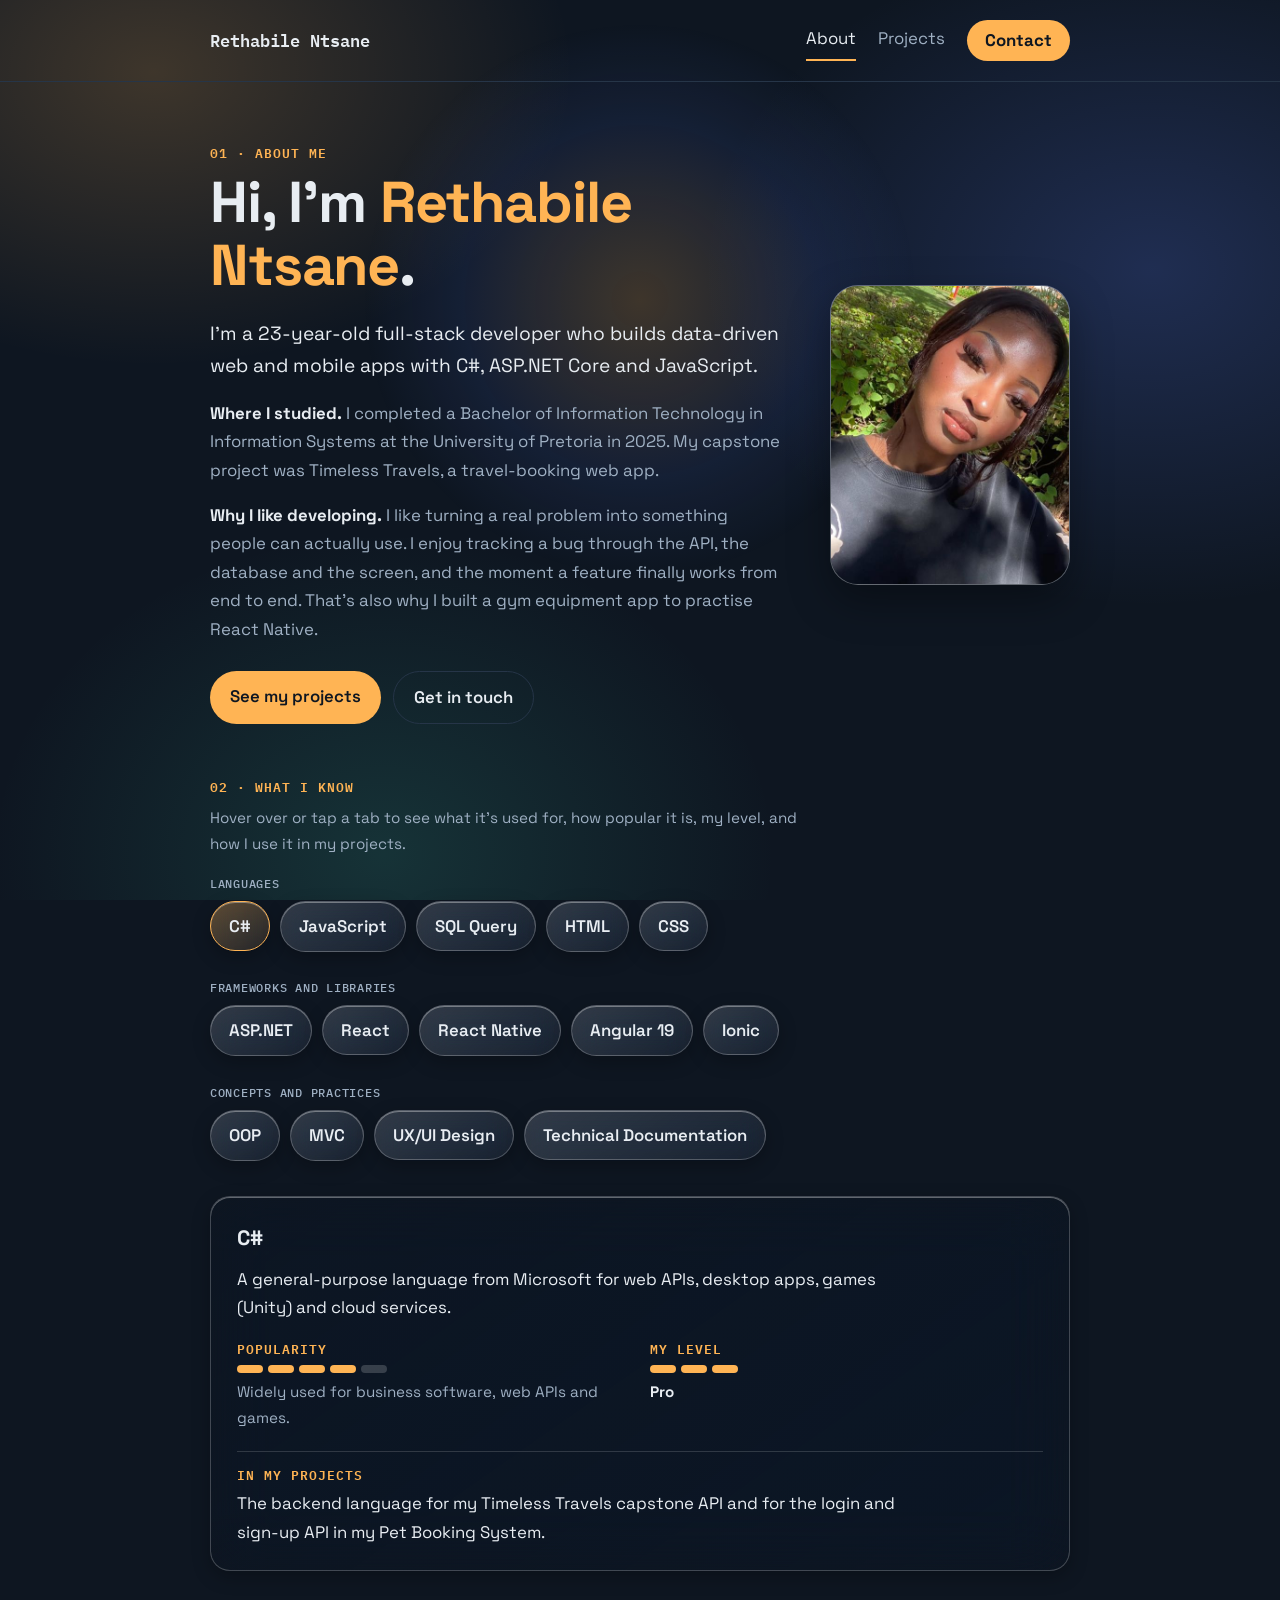
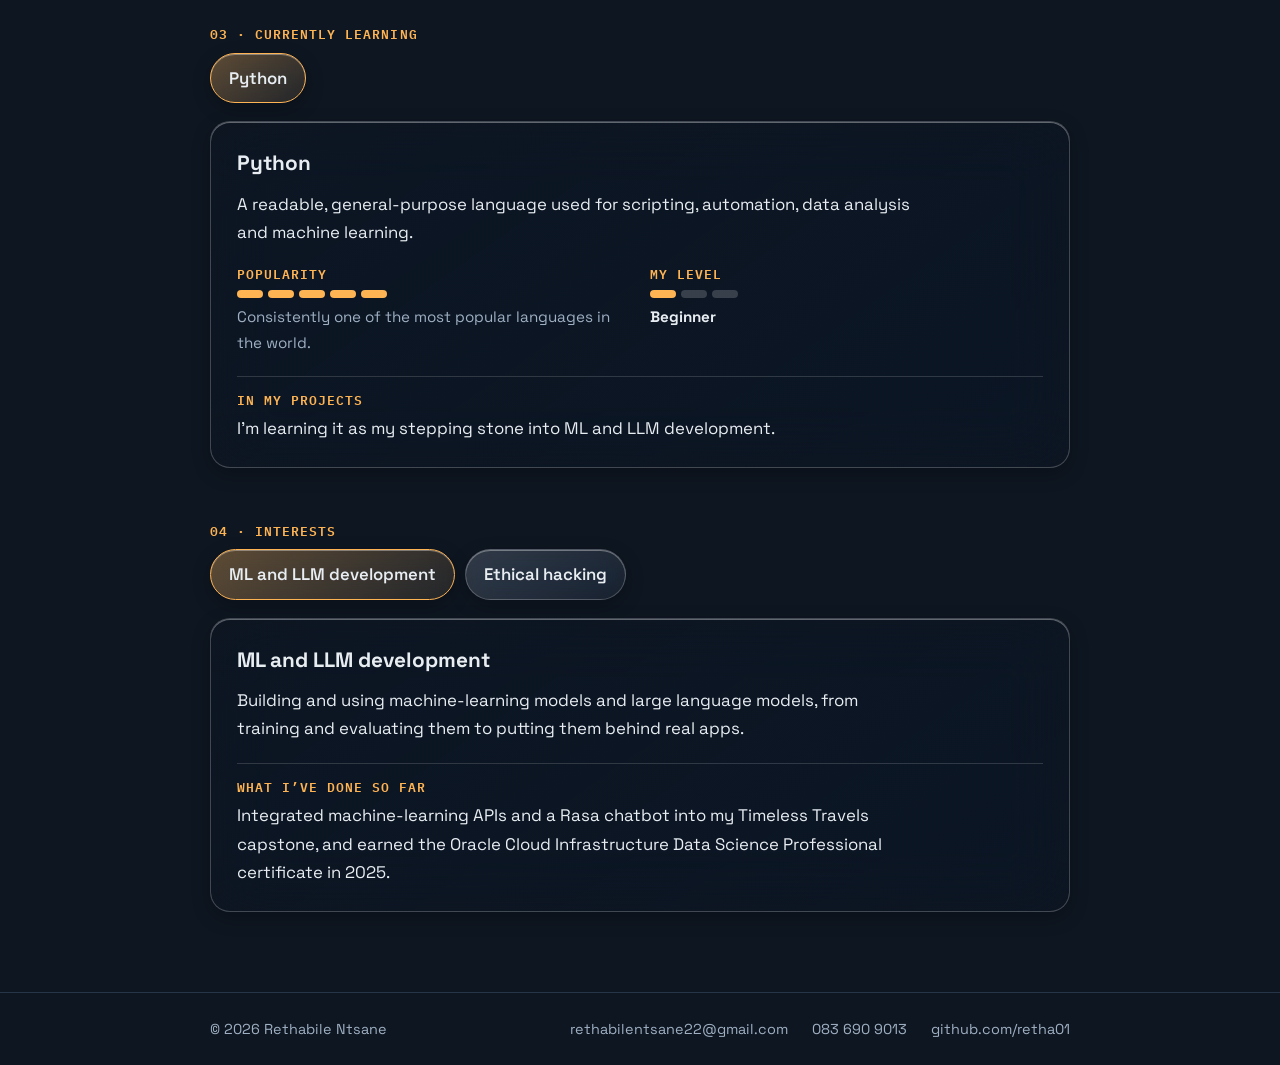
<file: index.html>
<!DOCTYPE html>
<html lang="en">
<head>
<meta charset="utf-8">
<meta name="viewport" content="width=device-width, initial-scale=1">
<link rel="preconnect" href="https://fonts.googleapis.com">
<link rel="preconnect" href="https://fonts.gstatic.com" crossorigin>
<link href="https://fonts.googleapis.com/css2?family=IBM+Plex+Mono:wght@500;600&family=Space+Grotesk:wght@400;500;700&display=swap" rel="stylesheet">
<link rel="stylesheet" href="style.css">
<script src="site.js" defer></script>
<title>Rethabile Ntsane · Full-stack developer</title>
<meta name="description" content="Portfolio of Rethabile Ntsane, a full-stack developer working with C#, ASP.NET Core, JavaScript and React.">
</head>
<body>
<header>
  <div class="wrap">
    <a class="logo" href="index.html">Rethabile Ntsane</a>
    <nav aria-label="Main">
      <a href="index.html" aria-current="page">About</a>
      <a href="projects.html">Projects</a>
      <a href="contact.html" class="nav-cta">Contact</a>
    </nav>
  </div>
</header>
<main>
  <div class="wrap">
    <section class="hero" aria-labelledby="about">
      <div class="hero-text">
        <span class="label" id="about">01 · About me</span>
        <h1>Hi, I’m <em>Rethabile Ntsane</em>.</h1>
        <p class="lead">I’m a 23-year-old full-stack developer who builds data-driven web and mobile apps with C#, ASP.NET Core and JavaScript.</p>
        <p><strong>Where I studied.</strong> I completed a Bachelor of Information Technology in Information Systems at the University of Pretoria in 2025. My capstone project was Timeless Travels, a travel-booking web app.</p>
        <p><strong>Why I like developing.</strong> I like turning a real problem into something people can actually use. I enjoy tracking a bug through the API, the database and the screen, and the moment a feature finally works from end to end. That’s also why I built a gym equipment app to practise React Native. <!-- EDIT: rewrite this in your own words --></p>
        <div class="actions">
          <a class="btn" href="projects.html">See my projects</a>
          <a class="btn ghost" href="contact.html">Get in touch</a>
        </div>
      </div>
      <div class="photo">
        <!-- Add your photo as assets/profile.jpg -->
        <img src="assets/images/image.png" alt="Photo of Rethabile Ntsane" onerror="this.replaceWith(Object.assign(document.createElement('span'),{textContent:'RN'}))">
      </div>
    </section>

    <section class="section" aria-labelledby="skills">
      <span class="label" id="skills">02 · What I know</span>
      <p class="muted-note">Hover over or tap a tab to see what it’s used for, how popular it is, my level, and how I use it in my projects.</p>
      <div id="skills-tabs">
        <div class="tab-list" role="tablist" aria-label="Languages, frameworks and practices"></div>
        <div class="detail" id="skills-detail" role="tabpanel" aria-live="polite"></div>
      </div>
    </section>

    <section class="section" aria-labelledby="learning">
      <span class="label" id="learning">03 · Currently learning</span>
      <div id="learning-tabs">
        <div class="tab-list" role="tablist" aria-label="Languages I’m learning"></div>
        <div class="detail" id="learning-detail" role="tabpanel" aria-live="polite"></div>
      </div>
    </section>

    <section class="section" aria-labelledby="interests">
      <span class="label" id="interests">04 · Interests</span>
      <div id="interests-tabs">
        <div class="tab-list" role="tablist" aria-label="My interests"></div>
        <div class="detail" id="interests-detail" role="tabpanel" aria-live="polite"></div>
      </div>
    </section>
  </div>
</main>
<footer>
  <div class="wrap footer-grid">
    <p>© 2026 Rethabile Ntsane</p>
    <ul class="footer-links">
      <li><a href="mailto:rethabilentsane22@gmail.com">rethabilentsane22@gmail.com</a></li>
      <li><a href="tel:+27836909013">083 690 9013</a></li>
      <li><a href="https://github.com/retha01" target="_blank" rel="noopener">github.com/retha01</a></li>
    </ul>
  </div>
</footer>
</body>
</html>
</file>
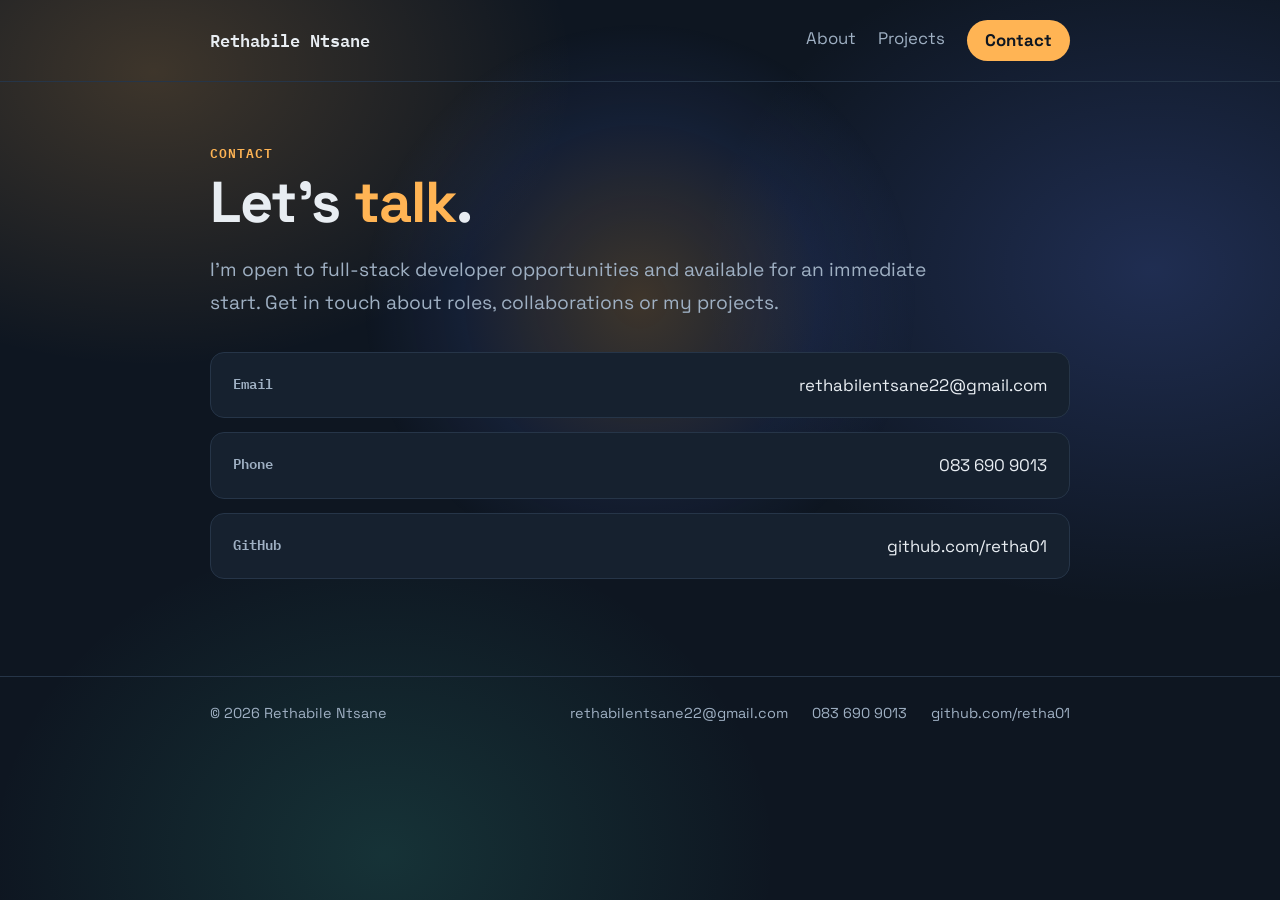
<file: contact.html>
<!DOCTYPE html>
<html lang="en">
<head>
<meta charset="utf-8">
<meta name="viewport" content="width=device-width, initial-scale=1">
<link rel="preconnect" href="https://fonts.googleapis.com">
<link rel="preconnect" href="https://fonts.gstatic.com" crossorigin>
<link href="https://fonts.googleapis.com/css2?family=IBM+Plex+Mono:wght@500;600&family=Space+Grotesk:wght@400;500;700&display=swap" rel="stylesheet">
<link rel="stylesheet" href="style.css">
<script src="site.js" defer></script>
<title>Contact · Rethabile Ntsane</title>
<meta name="description" content="Contact Rethabile Ntsane by email, phone or GitHub.">
</head>
<body>
<header>
  <div class="wrap">
    <a class="logo" href="index.html">Rethabile Ntsane</a>
    <nav aria-label="Main">
      <a href="index.html">About</a>
      <a href="projects.html">Projects</a>
      <a href="contact.html" class="nav-cta" aria-current="page">Contact</a>
    </nav>
  </div>
</header>
<main>
  <div class="wrap">
    <span class="label">Contact</span>
    <h1>Let’s <em>talk</em>.</h1>
    <p class="lead">I’m open to full-stack developer opportunities and available for an immediate start. Get in touch about roles, collaborations or my projects.</p>
    <ul class="links">
      <li><a href="mailto:rethabilentsane22@gmail.com"><span>Email</span><span>rethabilentsane22@gmail.com</span></a></li>
      <li><a href="tel:+27836909013"><span>Phone</span><span>083 690 9013</span></a></li>
      <li><a href="https://github.com/retha01" target="_blank" rel="noopener"><span>GitHub</span><span>github.com/retha01</span></a></li>
    </ul>
  </div>
</main>
<footer>
  <div class="wrap footer-grid">
    <p>© 2026 Rethabile Ntsane</p>
    <ul class="footer-links">
      <li><a href="mailto:rethabilentsane22@gmail.com">rethabilentsane22@gmail.com</a></li>
      <li><a href="tel:+27836909013">083 690 9013</a></li>
      <li><a href="https://github.com/retha01" target="_blank" rel="noopener">github.com/retha01</a></li>
    </ul>
  </div>
</footer>
</body>
</html>
</file>
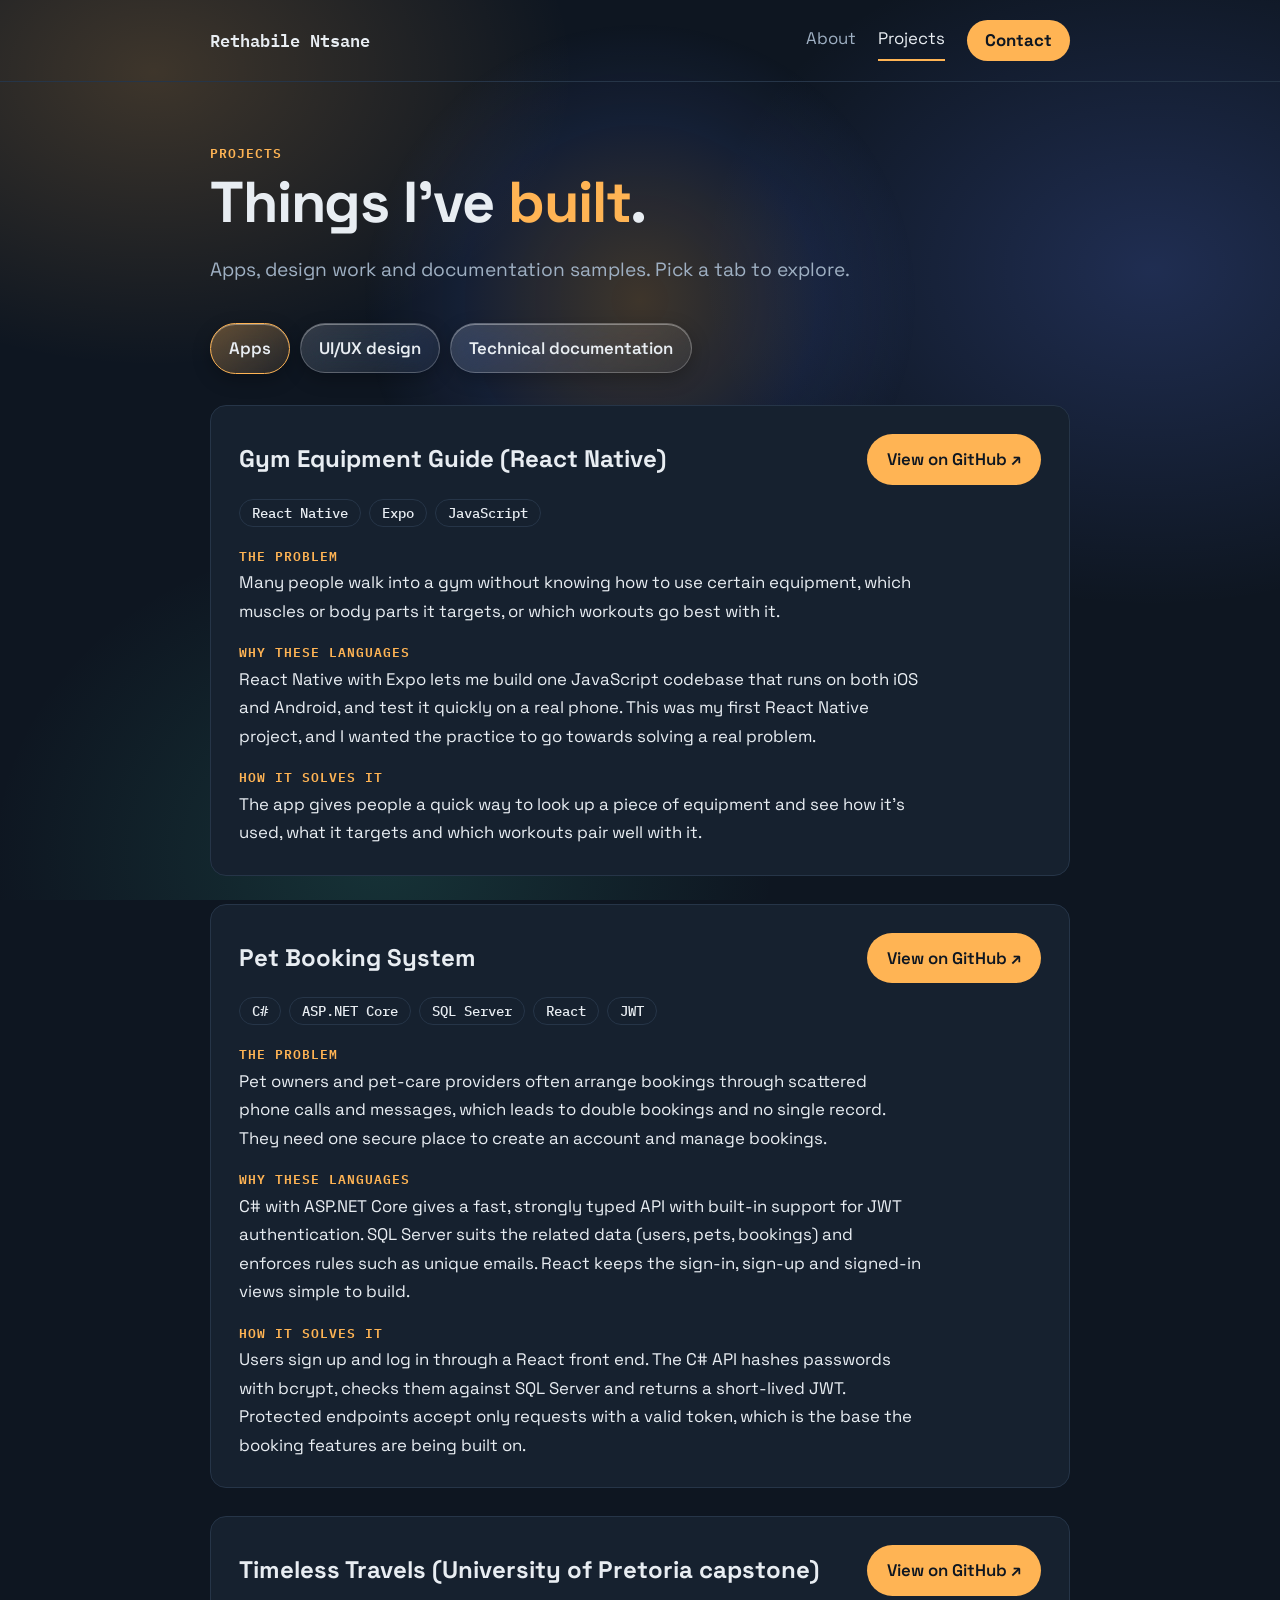
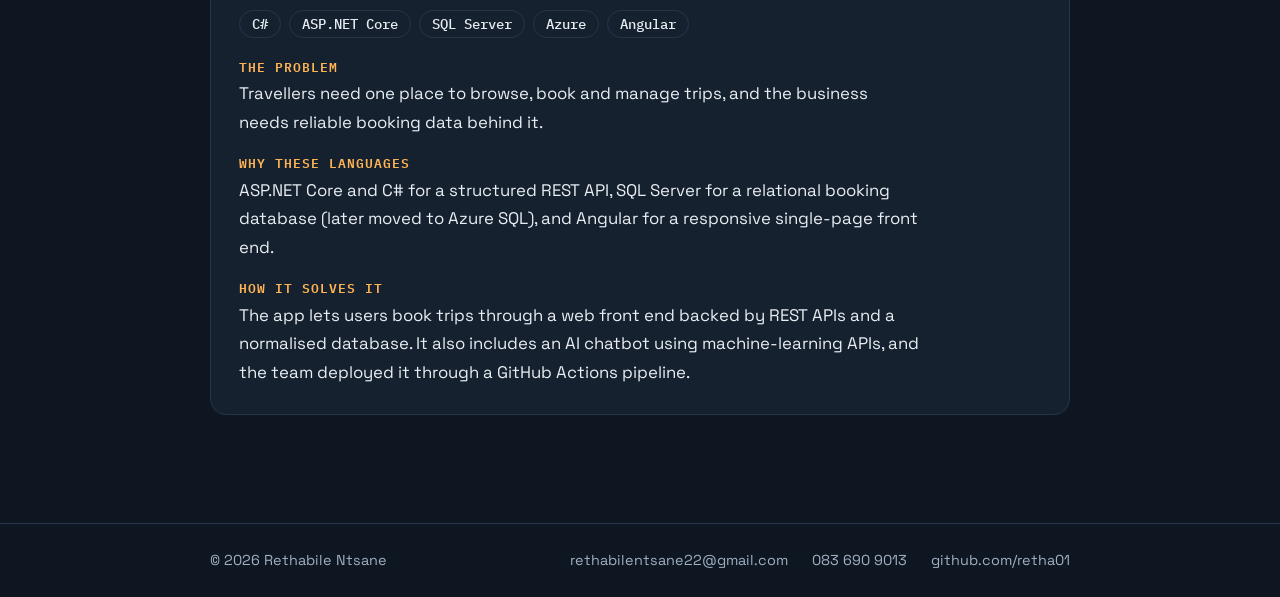
<file: projects.html>
<!DOCTYPE html>
<html lang="en">
<head>
<meta charset="utf-8">
<meta name="viewport" content="width=device-width, initial-scale=1">
<link rel="preconnect" href="https://fonts.googleapis.com">
<link rel="preconnect" href="https://fonts.gstatic.com" crossorigin>
<link href="https://fonts.googleapis.com/css2?family=IBM+Plex+Mono:wght@500;600&family=Space+Grotesk:wght@400;500;700&display=swap" rel="stylesheet">
<link rel="stylesheet" href="style.css">
<script src="site.js" defer></script>
<title>Projects · Rethabile Ntsane</title>
<meta name="description" content="Apps, UI/UX design and technical documentation by Rethabile Ntsane.">
</head>
<body>
<header>
  <div class="wrap">
    <a class="logo" href="index.html">Rethabile Ntsane</a>
    <nav aria-label="Main">
      <a href="index.html">About</a>
      <a href="projects.html" aria-current="page">Projects</a>
      <a href="contact.html" class="nav-cta">Contact</a>
    </nav>
  </div>
</header>
<main>
  <div class="wrap">
    <span class="label">Projects</span>
    <h1>Things I’ve <em>built</em>.</h1>
    <p class="lead">Apps, design work and documentation samples. Pick a tab to explore.</p>

    <div class="page-tabs" role="tablist" aria-label="Project types">
      <button type="button" role="tab" class="tab" id="pt-apps" data-page-tab="apps" aria-controls="panel-apps" aria-selected="true">Apps</button>
      <button type="button" role="tab" class="tab" id="pt-uiux" data-page-tab="uiux" aria-controls="panel-uiux" aria-selected="false" tabindex="-1">UI/UX design</button>
      <button type="button" role="tab" class="tab" id="pt-docs" data-page-tab="docs" aria-controls="panel-docs" aria-selected="false" tabindex="-1">Technical documentation</button>
    </div>

    <section id="panel-apps" role="tabpanel" aria-labelledby="pt-apps" data-panel="apps">
      <article class="card">
        <div class="card-head">
          <h2>Gym Equipment Guide (React Native)</h2>
          <a class="btn" href="https://github.com/retha01/WorkoutAppReactNative" target="_blank" rel="noopener">View on GitHub ↗</a>
        </div>
        <ul class="chips"><li>React Native</li><li>Expo</li><li>JavaScript</li></ul>
        <h3>The problem</h3>
        <p>Many people walk into a gym without knowing how to use certain equipment, which muscles or body parts it targets, or which workouts go best with it.</p>
        <h3>Why these languages</h3>
        <p>React Native with Expo lets me build one JavaScript codebase that runs on both iOS and Android, and test it quickly on a real phone. This was my first React Native project, and I wanted the practice to go towards solving a real problem.</p>
        <h3>How it solves it</h3>
        <p>The app gives people a quick way to look up a piece of equipment and see how it’s used, what it targets and which workouts pair well with it. <!-- EDIT: describe the actual screens and features --></p>
      </article>
      <article class="card">
        <div class="card-head">
          <h2>Pet Booking System</h2>
          <a class="btn" href="https://github.com/retha01/YOUR-REPO" target="_blank" rel="noopener">View on GitHub ↗</a>
        </div>
        <ul class="chips"><li>C#</li><li>ASP.NET Core</li><li>SQL Server</li><li>React</li><li>JWT</li></ul>
        <h3>The problem</h3>
        <p>Pet owners and pet-care providers often arrange bookings through scattered phone calls and messages, which leads to double bookings and no single record. They need one secure place to create an account and manage bookings.</p>
        <h3>Why these languages</h3>
        <p>C# with ASP.NET Core gives a fast, strongly typed API with built-in support for JWT authentication. SQL Server suits the related data (users, pets, bookings) and enforces rules such as unique emails. React keeps the sign-in, sign-up and signed-in views simple to build.</p>
        <h3>How it solves it</h3>
        <p>Users sign up and log in through a React front end. The C# API hashes passwords with bcrypt, checks them against SQL Server and returns a short-lived JWT. Protected endpoints accept only requests with a valid token, which is the base the booking features are being built on.</p>
      </article>
      <article class="card">
        <div class="card-head">
          <h2>Timeless Travels (University of Pretoria capstone)</h2>
          <a class="btn" href="https://github.com/INF-370-2025/TravelXAPI" target="_blank" rel="noopener">View on GitHub ↗</a>
        </div>
        <ul class="chips"><li>C#</li><li>ASP.NET Core</li><li>SQL Server</li><li>Azure</li><li>Angular</li></ul>
        <h3>The problem</h3>
        <p>Travellers need one place to browse, book and manage trips, and the business needs reliable booking data behind it. <!-- EDIT: check this matches your capstone brief --></p>
        <h3>Why these languages</h3>
        <p>ASP.NET Core and C# for a structured REST API, SQL Server for a relational booking database (later moved to Azure SQL), and Angular for a responsive single-page front end.</p>
        <h3>How it solves it</h3>
        <p>The app lets users book trips through a web front end backed by REST APIs and a normalised database. It also includes an AI chatbot using machine-learning APIs, and the team deployed it through a GitHub Actions pipeline. <!-- EDIT: trim to what you want to show --></p>
      </article>
    </section>

    <section id="panel-uiux" role="tabpanel" aria-labelledby="pt-uiux" data-panel="uiux" hidden>
      <p class="lead">Designs I’ve completed or attempted, from first sketches to prototypes.</p>
      <!-- ===== DESIGN 1 (edit the text and link; copy the <article> block for more) ===== -->
      <article class="card">
        <div class="card-head">
          <h2>Design project name</h2>
          <a class="btn" href="https://www.figma.com/YOUR-LINK" target="_blank" rel="noopener">View design ↗</a>
        </div>
        <ul class="chips"><li>Wireframes</li><li>Prototype</li></ul>
        <p><!-- EDIT: one or two sentences: what you designed, who it’s for, and whether it’s finished or an attempt. --></p>
      </article>
    </section>

    <section id="panel-docs" role="tabpanel" aria-labelledby="pt-docs" data-panel="docs" hidden>
      <p class="lead">Samples of the technical documentation I write. Select a preview to open the full document.</p>
      <div class="doc-grid" id="doc-grid"></div>
      <h2 class="lib-title">Timeless Travels source documents</h2>
      <p class="muted-note">The original draw.io diagrams and Google Docs from our capstone team project. Some of them show my teammates’ names as well as mine.</p>
      <div id="doc-library"></div>
    </section>
  </div>
</main>
<footer>
  <div class="wrap footer-grid">
    <p>© 2026 Rethabile Ntsane</p>
    <ul class="footer-links">
      <li><a href="mailto:rethabilentsane22@gmail.com">rethabilentsane22@gmail.com</a></li>
      <li><a href="tel:+27836909013">083 690 9013</a></li>
      <li><a href="https://github.com/retha01" target="_blank" rel="noopener">github.com/retha01</a></li>
    </ul>
  </div>
</footer>
</body>
</html>
</file>
<file: style.css>
:root {
  --bg: #0e1621;
  --surface: #16212f;
  --line: #263548;
  --text: #e8edf2;
  --muted: #9fb0c3;
  --accent: #ffb454;
}
* { box-sizing: border-box; }
html { scroll-behavior: smooth; }
body {
  margin: 0;
  background: var(--bg);
  color: var(--text);
  font: 1.05rem/1.7 "Space Grotesk", system-ui, -apple-system, "Segoe UI", sans-serif;
}
a { color: var(--accent); }
a:focus-visible, .btn:focus-visible { outline: 2px solid var(--accent); outline-offset: 3px; border-radius: 4px; }
.wrap { width: min(100% - 40px, 860px); margin: 0 auto; }

/* Header and navigation */
header { border-bottom: 1px solid var(--line); }
header .wrap { display: flex; align-items: center; justify-content: space-between; gap: 16px; flex-wrap: wrap; padding: 20px 0; }
.logo { font-family: "IBM Plex Mono", ui-monospace, Consolas, monospace; font-weight: 600; color: var(--text); text-decoration: none; }
nav { display: flex; gap: 22px; }
nav a { color: var(--muted); text-decoration: none; padding: 4px 0; border-bottom: 2px solid transparent; }
nav a:hover { color: var(--text); }
nav a[aria-current="page"] { color: var(--text); border-bottom-color: var(--accent); }

main { padding: 64px 0 80px; }
.label {
  display: block;
  margin-bottom: 10px;
  font: 600 0.8rem/1.2 "IBM Plex Mono", ui-monospace, Consolas, monospace;
  letter-spacing: 0.08em;
  text-transform: uppercase;
  color: var(--accent);
}
h1 { margin: 0 0 20px; font-size: clamp(2.2rem, 6vw, 3.6rem); line-height: 1.1; letter-spacing: -0.02em; }
h1 em { font-style: normal; color: var(--accent); }
h2 { margin: 0; font-size: 1.5rem; }
p { margin: 0 0 16px; max-width: 62ch; }
.lead { font-size: 1.2rem; color: var(--muted); }

/* Buttons and chips */
.actions { display: flex; gap: 12px; flex-wrap: wrap; margin-top: 28px; }
.btn {
  display: inline-block;
  padding: 11px 20px;
  font-weight: 600;
  text-decoration: none;
  color: var(--bg);
  background: var(--accent);
  border-radius: 999px;
  transition: transform 0.12s ease;
}
.btn:hover { transform: translateY(-2px); }
.btn.ghost { color: var(--text); background: transparent; border: 1px solid var(--line); }
.chips { display: flex; flex-wrap: wrap; gap: 8px; padding: 0; margin: 0 0 8px; list-style: none; }
.chips li {
  padding: 4px 12px;
  font: 500 0.85rem "IBM Plex Mono", ui-monospace, Consolas, monospace;
  color: var(--text);
  background: var(--surface);
  border: 1px solid var(--line);
  border-radius: 999px;
}
.section { margin-top: 56px; }

/* Project cards */
.card { margin-bottom: 28px; padding: 28px; background: var(--surface); border: 1px solid var(--line); border-radius: 16px; }
.card-head { display: flex; align-items: center; justify-content: space-between; gap: 12px; flex-wrap: wrap; margin-bottom: 14px; }
.card .chips { margin-bottom: 22px; }
.card h3 {
  margin: 20px 0 4px;
  font: 600 0.8rem/1.2 "IBM Plex Mono", ui-monospace, Consolas, monospace;
  letter-spacing: 0.08em;
  text-transform: uppercase;
  color: var(--accent);
}
.card p { margin-bottom: 0; }

/* Contact links */
.links { display: grid; gap: 14px; margin-top: 32px; padding: 0; list-style: none; }
.links a {
  display: flex;
  justify-content: space-between;
  gap: 16px;
  padding: 18px 22px;
  color: var(--text);
  text-decoration: none;
  background: var(--surface);
  border: 1px solid var(--line);
  border-radius: 14px;
  transition: border-color 0.12s ease;
}
.links a:hover { border-color: var(--accent); }
.links span:first-child { font: 600 0.85rem "IBM Plex Mono", ui-monospace, Consolas, monospace; color: var(--muted); }
.links span:last-child { word-break: break-all; text-align: right; }

footer { border-top: 1px solid var(--line); padding: 24px 0; color: var(--muted); font-size: 0.9rem; }

@media (prefers-reduced-motion: reduce) { .btn, .links a { transition: none; } html { scroll-behavior: auto; } }
@media (max-width: 520px) { main { padding-top: 40px; } .card { padding: 22px; } }

/* ===== Interactive additions: glass, tabs, previews ===== */
[hidden] { display: none !important; }

/* soft colour behind everything so the glass has something to blur */
body {
  background-color: var(--bg);
  background-image:
    radial-gradient(600px 420px at 12% 8%, rgba(255, 180, 84, 0.2), transparent 70%),
    radial-gradient(640px 480px at 90% 30%, rgba(94, 129, 255, 0.22), transparent 70%),
    radial-gradient(560px 460px at 30% 95%, rgba(64, 200, 170, 0.16), transparent 70%);
  background-attachment: fixed;
}

/* shared glass look */
.tab, .detail, .glass, .doc {
  background: linear-gradient(145deg, rgba(255, 255, 255, 0.16), rgba(255, 255, 255, 0.05));
  backdrop-filter: blur(14px) saturate(160%);
  -webkit-backdrop-filter: blur(14px) saturate(160%);
  border: 1px solid rgba(255, 255, 255, 0.22);
  box-shadow: inset 0 1px 0 rgba(255, 255, 255, 0.35), 0 6px 18px rgba(0, 0, 0, 0.25);
}
.tab-list, .page-tabs { display: flex; flex-wrap: wrap; gap: 10px; }
.page-tabs { margin: 36px 0 32px; }
.tab {
  padding: 10px 18px;
  font: inherit;
  font-weight: 600;
  color: var(--text);
  cursor: pointer;
  border-radius: 999px;
  transition: transform 0.12s ease, border-color 0.12s ease, background 0.12s ease;
}
.tab:hover { transform: translateY(-2px); }
.tab[aria-selected="true"] {
  border-color: var(--accent);
  background: linear-gradient(145deg, rgba(255, 180, 84, 0.34), rgba(255, 180, 84, 0.1));
}
.tab:focus-visible { outline: 2px solid var(--accent); outline-offset: 3px; }

.muted-note { margin-bottom: 18px; color: var(--muted); font-size: 0.95rem; }
.detail { margin-top: 18px; padding: 24px 26px; border-radius: 20px; }
.detail h3 { margin: 0 0 8px; font-size: 1.3rem; }
.detail p { margin-bottom: 0; }
.stats { display: grid; grid-template-columns: repeat(auto-fit, minmax(220px, 1fr)); gap: 20px; margin-top: 20px; }
.stats .label { margin-bottom: 8px; }
.stats p { margin-top: 6px; color: var(--muted); font-size: 0.95rem; }
.stats strong { color: var(--text); }
.meter { display: flex; gap: 5px; }
.meter i { width: 26px; height: 8px; border-radius: 4px; background: rgba(255, 255, 255, 0.18); }
.meter i.on { background: var(--accent); }
.detail-link { margin-top: 18px; }

.interest-grid { display: grid; grid-template-columns: repeat(auto-fit, minmax(260px, 1fr)); gap: 16px; }
.glass { padding: 22px 24px; border-radius: 18px; }
.glass h3 { margin: 0 0 8px; font-size: 1.15rem; }
.glass p { margin: 0; color: var(--muted); }

.doc-grid { display: grid; grid-template-columns: repeat(auto-fill, minmax(240px, 1fr)); gap: 20px; margin-top: 28px; }
.doc { display: block; padding: 14px; color: var(--text); text-decoration: none; border-radius: 16px; transition: transform 0.12s ease, border-color 0.12s ease; }
.doc:hover { transform: translateY(-3px); border-color: var(--accent); }
.doc:focus-visible { outline: 2px solid var(--accent); outline-offset: 3px; }
.doc-preview { display: grid; place-items: center; aspect-ratio: 4 / 3; margin-bottom: 12px; overflow: hidden; background: #fff; border-radius: 10px; }
.doc-preview img, .doc-preview object { width: 100%; height: 100%; object-fit: cover; object-position: top; pointer-events: none; }
.missing { padding: 12px; font: 500 0.8rem "IBM Plex Mono", ui-monospace, Consolas, monospace; text-align: center; color: #334155; }
.doc h3 { margin: 0 0 4px; font-size: 1.05rem; }
.doc p { margin: 0; font-size: 0.9rem; color: var(--muted); }

@media (prefers-reduced-motion: reduce) {
  .tab, .doc { transition: none; }
  .tab:hover, .doc:hover { transform: none; }
}

/* ===== Professional polish: hero, groups, glow, pulsing contact, footer ===== */
header, main, footer { position: relative; z-index: 1; }
.cursor-glow {
  position: fixed; left: 0; top: 0;
  width: 560px; height: 560px;
  margin: -280px 0 0 -280px;
  border-radius: 50%;
  background: radial-gradient(circle, rgba(255, 180, 84, 0.2), rgba(94, 129, 255, 0.09) 45%, transparent 70%);
  pointer-events: none;
  z-index: 0;
  will-change: transform;
}

/* About section: text beside a photo */
.hero { display: grid; grid-template-columns: 1fr 240px; gap: 48px; align-items: center; }
.hero p strong { color: var(--text); }
.hero p { color: var(--muted); }
.hero .lead { color: var(--text); }
.photo {
  display: grid; place-items: center;
  width: 240px; height: 300px; overflow: hidden;
  font: 700 3rem "Space Grotesk", sans-serif; color: var(--accent);
  background: linear-gradient(145deg, rgba(255, 255, 255, 0.16), rgba(255, 255, 255, 0.05));
  backdrop-filter: blur(14px); -webkit-backdrop-filter: blur(14px);
  border: 1px solid rgba(255, 255, 255, 0.25);
  border-radius: 28px;
  box-shadow: inset 0 1px 0 rgba(255, 255, 255, 0.35), 0 16px 40px rgba(0, 0, 0, 0.35);
}
.photo img { width: 100%; height: 100%; object-fit: cover; }

/* grouped skill tabs */
.tab-group { display: flex; flex-wrap: wrap; gap: 10px; margin-bottom: 18px; }
.group-label {
  flex-basis: 100%;
  font: 500 0.78rem "IBM Plex Mono", ui-monospace, Consolas, monospace;
  letter-spacing: 0.06em; text-transform: uppercase; color: var(--muted);
}

/* info box: more blur and a darker tint so the text stands out */
.detail {
  background: linear-gradient(145deg, rgba(14, 22, 33, 0.62), rgba(14, 22, 33, 0.38));
  backdrop-filter: blur(30px) saturate(150%);
  -webkit-backdrop-filter: blur(30px) saturate(150%);
}
.proj { margin-top: 20px; padding-top: 16px; border-top: 1px solid rgba(255, 255, 255, 0.15); }
.proj .label { margin-bottom: 6px; }
.proj p { color: var(--text); }

/* pulsing Contact tab */
nav a.nav-cta {
  padding: 6px 18px; font-weight: 700; color: var(--bg);
  background: var(--accent); border-bottom: 0; border-radius: 999px;
  animation: pulse 2.2s ease-out infinite;
}
nav a.nav-cta:hover { color: var(--bg); animation-play-state: paused; }
nav a.nav-cta[aria-current="page"] { animation: none; }
@keyframes pulse {
  0% { box-shadow: 0 0 0 0 rgba(255, 180, 84, 0.6); }
  70% { box-shadow: 0 0 0 14px rgba(255, 180, 84, 0); }
  100% { box-shadow: 0 0 0 0 rgba(255, 180, 84, 0); }
}

/* footer contact details */
.footer-grid { display: flex; justify-content: space-between; align-items: center; gap: 12px 32px; flex-wrap: wrap; }
.footer-grid p { margin: 0; }
.footer-links { display: flex; flex-wrap: wrap; gap: 8px 24px; margin: 0; padding: 0; list-style: none; }
.footer-links a { color: var(--muted); text-decoration: none; }
.footer-links a:hover { color: var(--accent); text-decoration: underline; }
.footer-links a:focus-visible { outline: 2px solid var(--accent); outline-offset: 3px; }

@media (max-width: 760px) {
  .hero { grid-template-columns: 1fr; }
  .photo { order: -1; width: 160px; height: 200px; font-size: 2.2rem; }
}
@media (prefers-reduced-motion: reduce) {
  nav a.nav-cta { animation: none; }
  .cursor-glow { display: none; }
}

/* document cards that open links */
button.doc { width: 100%; font: inherit; text-align: left; cursor: pointer; }
.doc-open { display: inline-block; margin-top: 10px; font: 600 0.85rem "IBM Plex Mono", ui-monospace, Consolas, monospace; color: var(--accent); }
.lib-title { margin: 56px 0 6px; font-size: 1.4rem; }
.doc-dialog {
  width: min(92vw, 520px); padding: 28px; color: var(--text);
  background: linear-gradient(145deg, rgba(14, 22, 33, 0.8), rgba(14, 22, 33, 0.6));
  backdrop-filter: blur(30px); -webkit-backdrop-filter: blur(30px);
  border: 1px solid rgba(255, 255, 255, 0.25); border-radius: 20px;
}
.doc-dialog::backdrop { background: rgba(0, 0, 0, 0.55); backdrop-filter: blur(4px); }
.doc-dialog h3 { margin: 0 0 16px; font-size: 1.3rem; }
.doc-dialog .links { margin: 0 0 20px; }

.lib-group { margin: 28px 0 12px; font: 600 0.8rem "IBM Plex Mono", ui-monospace, Consolas, monospace; letter-spacing: 0.08em; text-transform: uppercase; color: var(--accent); }
</file>
